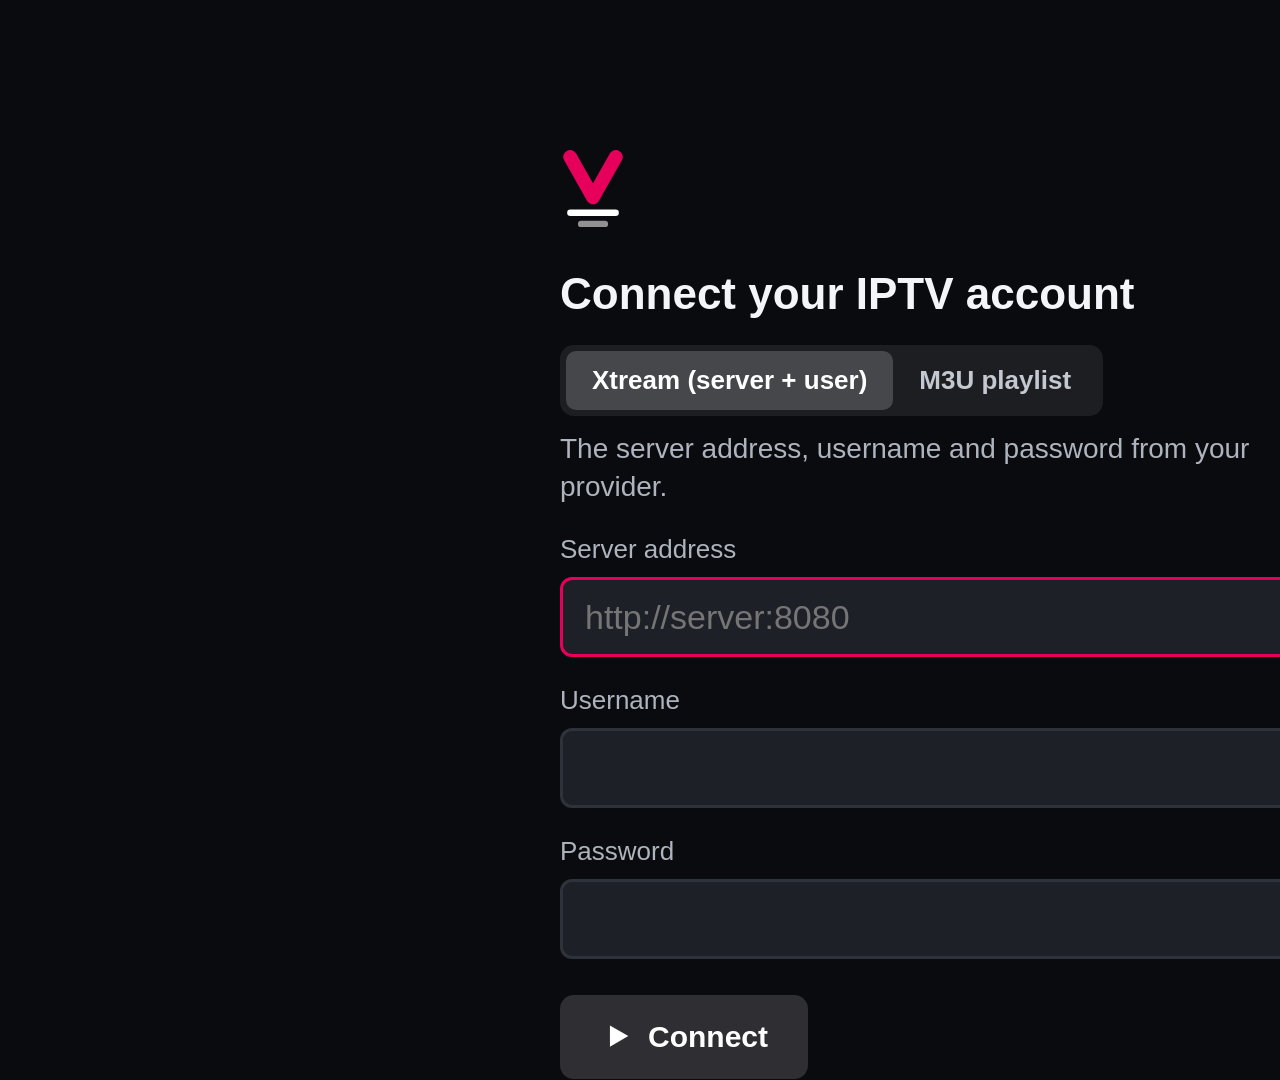
<file: app/index.html>
<!DOCTYPE html>
<html lang="tr">
<head>
<meta charset="utf-8">
<title>Velvo</title>
<link rel="stylesheet" href="css/app.css">
</head>
<body>
<div id="screens"></div>
<nav id="rail" class="rail-zone hidden"></nav>
<div id="toast" class="toast"></div>
<script src="lib/webOSTV.js"></script>
<script src="js/core.js"></script>
<script src="js/i18n.js"></script>
<script src="js/player.js"></script>
<script src="js/screens.js"></script>
</body>
</html>
</file>
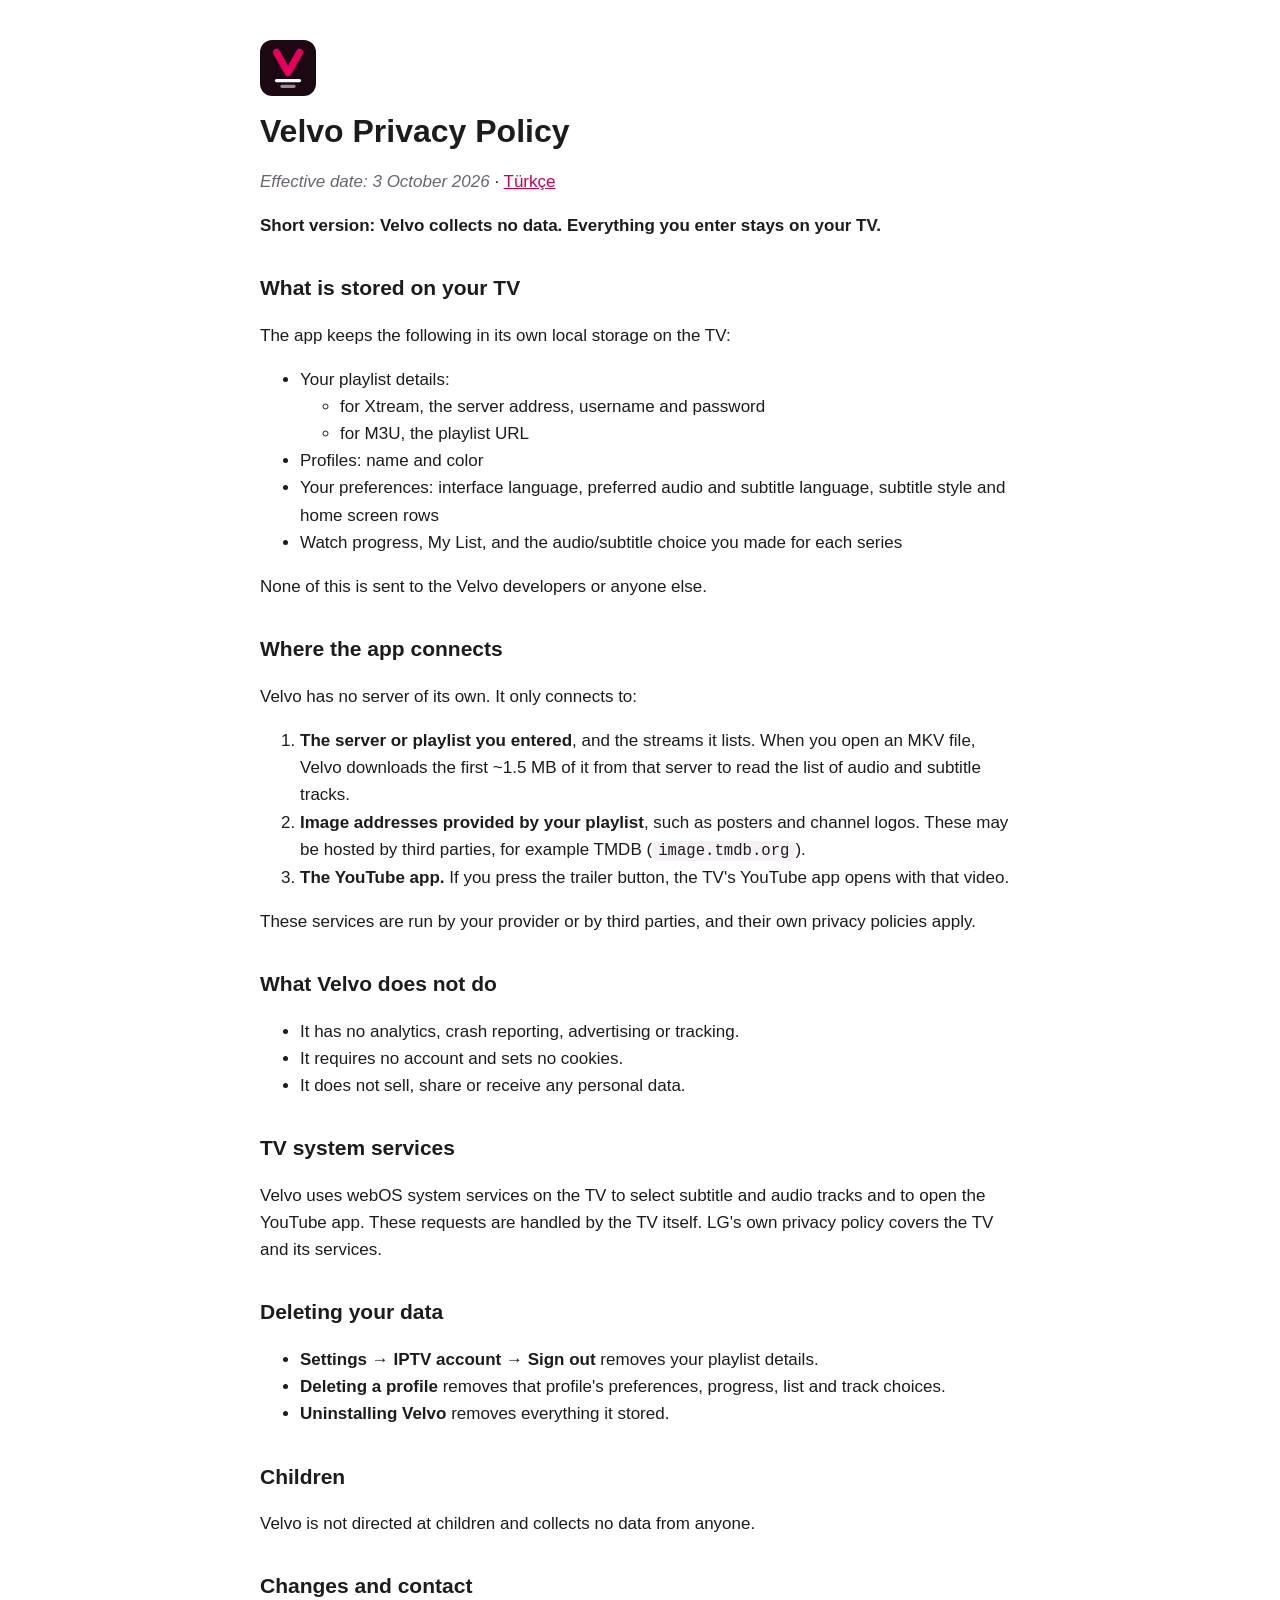
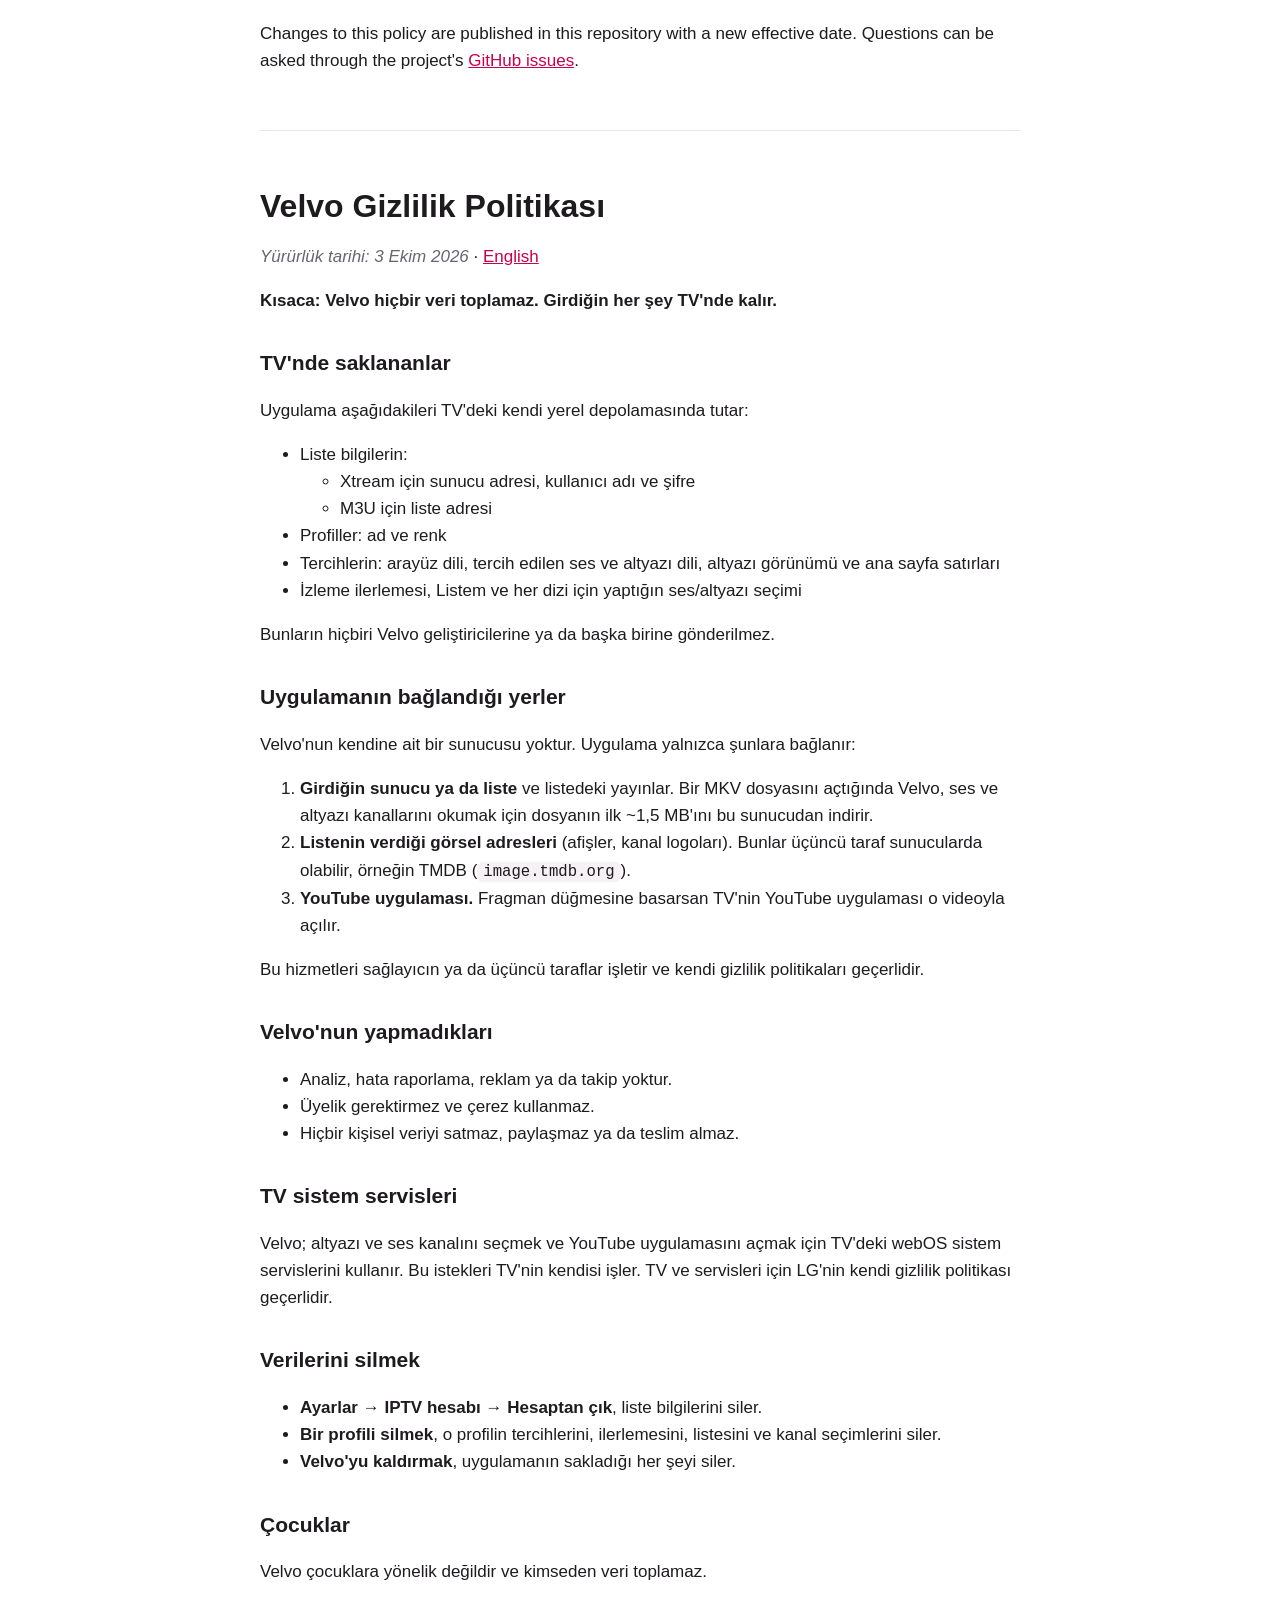
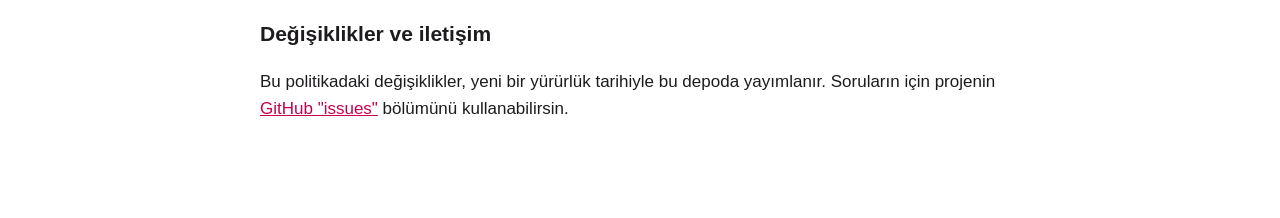
<file: docs/privacy.html>
<!doctype html>
<html lang="en"><head><meta charset="utf-8"><meta name="viewport" content="width=device-width, initial-scale=1">
<title>Velvo Privacy</title>
<style>
:root { --bg: #ffffff; --fg: #1d1b1e; --mut: #6a6470; --acc: #c8004f; --line: #ece6ea; --code: #f6f1f4; }
@media (prefers-color-scheme: dark) { :root:not([data-theme="light"]) { --bg: #120a0e; --fg: #f3eef1; --mut: #a99fa6; --acc: #ff4d8d; --line: #2c2028; --code: #23171d; } }
:root[data-theme="dark"] { --bg: #120a0e; --fg: #f3eef1; --mut: #a99fa6; --acc: #ff4d8d; --line: #2c2028; --code: #23171d; }
body { margin: 0; background: var(--bg); color: var(--fg); font: 17px/1.6 -apple-system, "Segoe UI", Roboto, Helvetica, Arial, sans-serif; }
main { max-width: 760px; margin: 0 auto; padding: 40px 16px 80px; }
h1 { font-size: 32px; line-height: 1.2; margin: 8px 0 4px; }
h2 { font-size: 21px; margin: 32px 0 6px; }
p, li { color: var(--fg); } p i { color: var(--mut); }
a { color: var(--acc); } code { background: var(--code); padding: 1px 6px; border-radius: 6px; font-size: .92em; white-space: nowrap; }
hr { border: 0; border-top: 1px solid var(--line); margin: 56px 0; }
.mark { width: 56px; height: 56px; }
</style></head><body><main>
<svg class="mark" viewBox="0 0 512 512" aria-hidden="true"><rect width="512" height="512" rx="112" fill="#1c0812"/><path d="M150 112 L256 300 L362 112" fill="none" stroke="#e6005c" stroke-width="64" stroke-linecap="round" stroke-linejoin="round"/><rect x="136" y="356" width="240" height="30" rx="15" fill="#fff"/><rect x="186" y="408" width="140" height="30" rx="15" fill="#fff" fill-opacity=".55"/></svg>
<h1 id="velvo-privacy-policy">Velvo Privacy Policy</h1>
<p><i>Effective date: 3 October 2026</i> · <a href="#velvo-gizlilik-politikasi">Türkçe</a></p>
<p><b>Short version: Velvo collects no data. Everything you enter stays on your TV.</b></p>
<h2 id="what-is-stored-on-your-tv">What is stored on your TV</h2>
<p>The app keeps the following in its own local storage on the TV:</p>
<ul>
<li>Your playlist details:
<ul>
<li>for Xtream, the server address, username and password</li>
<li>for M3U, the playlist URL</li>
</ul></li>
<li>Profiles: name and color</li>
<li>Your preferences: interface language, preferred audio and subtitle language, subtitle style and home screen rows</li>
<li>Watch progress, My List, and the audio/subtitle choice you made for each series</li>
</ul>
<p>None of this is sent to the Velvo developers or anyone else.</p>
<h2 id="where-the-app-connects">Where the app connects</h2>
<p>Velvo has no server of its own. It only connects to:</p>
<ol>
<li><b>The server or playlist you entered</b>, and the streams it lists. When you open an MKV file, Velvo downloads the first ~1.5 MB of it from that server to read the list of audio and subtitle tracks.</li>
<li><b>Image addresses provided by your playlist</b>, such as posters and channel logos. These may be hosted by third parties, for example TMDB (<code>image.tmdb.org</code>).</li>
<li><b>The YouTube app.</b> If you press the trailer button, the TV's YouTube app opens with that video.</li>
</ol>
<p>These services are run by your provider or by third parties, and their own privacy policies apply.</p>
<h2 id="what-velvo-does-not-do">What Velvo does not do</h2>
<ul>
<li>It has no analytics, crash reporting, advertising or tracking.</li>
<li>It requires no account and sets no cookies.</li>
<li>It does not sell, share or receive any personal data.</li>
</ul>
<h2 id="tv-system-services">TV system services</h2>
<p>Velvo uses webOS system services on the TV to select subtitle and audio tracks and to open the YouTube app. These requests are handled by the TV itself. LG's own privacy policy covers the TV and its services.</p>
<h2 id="deleting-your-data">Deleting your data</h2>
<ul>
<li><b>Settings → IPTV account → Sign out</b> removes your playlist details.</li>
<li><b>Deleting a profile</b> removes that profile's preferences, progress, list and track choices.</li>
<li><b>Uninstalling Velvo</b> removes everything it stored.</li>
</ul>
<h2 id="children">Children</h2>
<p>Velvo is not directed at children and collects no data from anyone.</p>
<h2 id="changes-and-contact">Changes and contact</h2>
<p>Changes to this policy are published in this repository with a new effective date. Questions can be asked through the project's <a href="https://github.com/FTanBorn/velvo/issues">GitHub issues</a>.</p>
<hr>
<h1 id="velvo-gizlilik-politikasi">Velvo Gizlilik Politikası</h1>
<p><i>Yürürlük tarihi: 3 Ekim 2026</i> · <a href="#velvo-privacy-policy">English</a></p>
<p><b>Kısaca: Velvo hiçbir veri toplamaz. Girdiğin her şey TV'nde kalır.</b></p>
<h2 id="tv-nde-saklananlar">TV'nde saklananlar</h2>
<p>Uygulama aşağıdakileri TV'deki kendi yerel depolamasında tutar:</p>
<ul>
<li>Liste bilgilerin:
<ul>
<li>Xtream için sunucu adresi, kullanıcı adı ve şifre</li>
<li>M3U için liste adresi</li>
</ul></li>
<li>Profiller: ad ve renk</li>
<li>Tercihlerin: arayüz dili, tercih edilen ses ve altyazı dili, altyazı görünümü ve ana sayfa satırları</li>
<li>İzleme ilerlemesi, Listem ve her dizi için yaptığın ses/altyazı seçimi</li>
</ul>
<p>Bunların hiçbiri Velvo geliştiricilerine ya da başka birine gönderilmez.</p>
<h2 id="uygulamanin-baglandigi-yerler">Uygulamanın bağlandığı yerler</h2>
<p>Velvo'nun kendine ait bir sunucusu yoktur. Uygulama yalnızca şunlara bağlanır:</p>
<ol>
<li><b>Girdiğin sunucu ya da liste</b> ve listedeki yayınlar. Bir MKV dosyasını açtığında Velvo, ses ve altyazı kanallarını okumak için dosyanın ilk ~1,5 MB'ını bu sunucudan indirir.</li>
<li><b>Listenin verdiği görsel adresleri</b> (afişler, kanal logoları). Bunlar üçüncü taraf sunucularda olabilir, örneğin TMDB (<code>image.tmdb.org</code>).</li>
<li><b>YouTube uygulaması.</b> Fragman düğmesine basarsan TV'nin YouTube uygulaması o videoyla açılır.</li>
</ol>
<p>Bu hizmetleri sağlayıcın ya da üçüncü taraflar işletir ve kendi gizlilik politikaları geçerlidir.</p>
<h2 id="velvo-nun-yapmadiklari">Velvo'nun yapmadıkları</h2>
<ul>
<li>Analiz, hata raporlama, reklam ya da takip yoktur.</li>
<li>Üyelik gerektirmez ve çerez kullanmaz.</li>
<li>Hiçbir kişisel veriyi satmaz, paylaşmaz ya da teslim almaz.</li>
</ul>
<h2 id="tv-sistem-servisleri">TV sistem servisleri</h2>
<p>Velvo; altyazı ve ses kanalını seçmek ve YouTube uygulamasını açmak için TV'deki webOS sistem servislerini kullanır. Bu istekleri TV'nin kendisi işler. TV ve servisleri için LG'nin kendi gizlilik politikası geçerlidir.</p>
<h2 id="verilerini-silmek">Verilerini silmek</h2>
<ul>
<li><b>Ayarlar → IPTV hesabı → Hesaptan çık</b>, liste bilgilerini siler.</li>
<li><b>Bir profili silmek</b>, o profilin tercihlerini, ilerlemesini, listesini ve kanal seçimlerini siler.</li>
<li><b>Velvo'yu kaldırmak</b>, uygulamanın sakladığı her şeyi siler.</li>
</ul>
<h2 id="cocuklar">Çocuklar</h2>
<p>Velvo çocuklara yönelik değildir ve kimseden veri toplamaz.</p>
<h2 id="degisiklikler-ve-iletisim">Değişiklikler ve iletişim</h2>
<p>Bu politikadaki değişiklikler, yeni bir yürürlük tarihiyle bu depoda yayımlanır. Soruların için projenin <a href="https://github.com/FTanBorn/velvo/issues">GitHub "issues"</a> bölümünü kullanabilirsin.</p>
</main></body></html>
</file>
<file: app/css/app.css>
/* SPDX-License-Identifier: GPL-3.0-or-later */
/*
 * Sahne — Taslak A (Sinematik), pembe vurgu.
 * webOS 3.x / Chrome 38 uyumlu: CSS değişkeni, grid, flex gap ve "inset" YOK.
 */
html, body {
  margin: 0; width: 1920px; height: 1080px; overflow: hidden;
  background: #0a0b0f; color: #f4f5f8;
  font-family: "LG Display", "Museo Sans", "Helvetica Neue", Arial, sans-serif;
  font-size: 28px; line-height: 1.35;
}
* { box-sizing: border-box; }
.hidden { display: none !important; }
.screen { position: absolute; left: 0; top: 0; width: 1920px; height: 1080px; overflow: hidden; }

/* ---------- ortak ---------- */
.bgimg { position: absolute; left: 0; top: 0; width: 1920px; height: 1080px; background: #0a0b0f center top no-repeat; background-size: cover; transition: opacity .5s; }
.scrim-l { position: absolute; left: 0; top: 0; width: 1920px; height: 1080px;
  background: linear-gradient(90deg, rgba(10,11,15,.97) 0%, rgba(10,11,15,.88) 30%, rgba(10,11,15,.35) 62%, rgba(10,11,15,0) 80%); }
.scrim-b { position: absolute; left: 0; top: 0; width: 1920px; height: 1080px;
  background: linear-gradient(180deg, rgba(10,11,15,0) 35%, rgba(10,11,15,.78) 62%, #0a0b0f 84%); }
.muted { color: #aeb3bd; }
.dim { color: #7d838e; }
.t-hero { font-size: 100px; font-weight: 800; letter-spacing: -2px; line-height: 1.02; margin: 0; }
.t-xl { font-size: 68px; font-weight: 800; letter-spacing: -1px; line-height: 1.05; margin: 0; }
.t-l { font-size: 44px; font-weight: 700; margin: 0; }
.t-row { font-size: 32px; font-weight: 700; margin: 0 0 16px; white-space: nowrap; }
.meta { color: #c9cdd4; font-size: 27px; }
.meta .sep { display: inline-block; width: 6px; height: 6px; border-radius: 3px; background: #6b717c; vertical-align: middle; margin: 0 18px; }
.plot { font-size: 28px; color: #d6d9df; line-height: 1.45; margin: 0; }
.clamp2 { display: -webkit-box; -webkit-line-clamp: 2; -webkit-box-orient: vertical; overflow: hidden; }
.clamp3 { display: -webkit-box; -webkit-line-clamp: 3; -webkit-box-orient: vertical; overflow: hidden; }
.badges { white-space: normal; }
.badge { display: inline-block; font-size: 21px; font-weight: 700; padding: 5px 13px; border-radius: 8px; background: rgba(255,255,255,.13); color: #f1f2f5; margin: 0 10px 10px 0; }
.badge.acc { background: rgba(230,0,92,.25); color: #ff8fb7; }
.badge.ok { background: rgba(31,199,166,.2); color: #7ae8cf; }
.badge.line { background: transparent; border: 2px solid rgba(255,255,255,.35); padding: 3px 11px; }
.loading { position: absolute; left: 0; top: 0; width: 1920px; height: 1080px; display: -webkit-box; display: flex; align-items: center; justify-content: center; font-size: 32px; color: #aeb3bd; }
.spinner { width: 64px; height: 64px; border-radius: 50%; border: 6px solid rgba(255,255,255,.15); border-top-color: #e6005c; -webkit-animation: spin 1s linear infinite; animation: spin 1s linear infinite; margin-right: 24px; }
@-webkit-keyframes spin { to { -webkit-transform: rotate(360deg); transform: rotate(360deg); } }
@keyframes spin { to { transform: rotate(360deg); } }
.empty { color: #8f95a0; font-size: 28px; padding: 30px 0; }
.toast { position: absolute; left: 50%; top: 60px; transform: translateX(-50%); background: rgba(20,21,26,.95); border: 2px solid rgba(255,255,255,.12); padding: 18px 34px; border-radius: 16px; font-size: 28px; font-weight: 600; z-index: 50; opacity: 0; transition: opacity .3s; }
.toast.show { opacity: 1; }
svg { width: 1.1em; height: 1.1em; vertical-align: middle; }

/* ---------- kaydırma kapları ---------- */
.vs { position: absolute; overflow: hidden; }
.vtrack { position: relative; transition: transform .28s ease-out; }
.hs { position: relative; overflow: visible; height: 100%; }
.track { white-space: nowrap; transition: transform .25s ease-out; }
.track > * { display: inline-block; vertical-align: top; white-space: normal; }

/* ---------- butonlar ---------- */
.btn { display: inline-block; height: 84px; line-height: 84px; padding: 0 40px; border-radius: 14px; font-size: 30px; font-weight: 700;
  background: rgba(255,255,255,.15); color: #fff; white-space: nowrap; margin-right: 20px; transition: transform .15s; }
.btn svg { width: 34px; height: 34px; margin: -6px 14px 0 0; }
.btn.round { width: 84px; padding: 0; text-align: center; }
.btn.round svg { margin: -6px 0 0 0; }
.btn.focus { background: #fff; color: #0a0b0f; transform: scale(1.06); }
.btn.acc.focus { background: #e6005c; color: #fff; }
.btn.on { color: #ff8fb7; }
.btn.focus.on { color: #e6005c; }

/* ---------- sol menü ---------- */
#rail { position: absolute; left: 0; top: 0; width: 120px; height: 1080px; z-index: 20; padding-top: 50px;
  background: linear-gradient(90deg, rgba(10,11,15,.9), rgba(10,11,15,0)); transition: width .2s; }
#rail.open { width: 400px; background: linear-gradient(90deg, rgba(10,11,15,.98) 70%, rgba(10,11,15,0)); }
#rail .logo { width: 64px; height: 64px; text-align: center; margin: 0 0 46px 28px; }
#rail .logo svg { display: inline-block; width: 50px; height: 64px; }
.login-logo svg { display: block; width: 66px; height: 84px; }
#rail .ri { height: 72px; margin: 0 0 14px 24px; border-radius: 18px; color: #9ca2ad; white-space: nowrap; overflow: hidden; width: 72px; transition: width .2s; }
#rail.open .ri { width: 330px; }
#rail .ri svg { width: 38px; height: 38px; margin: 17px 17px; vertical-align: top; }
#rail .ri span { display: inline-block; line-height: 72px; font-size: 28px; font-weight: 650; opacity: 0; transition: opacity .2s; vertical-align: top; }
#rail.open .ri span { opacity: 1; }
#rail .ri.on { color: #fff; background: rgba(255,255,255,.1); }
#rail .ri.focus { color: #0a0b0f; background: #fff; }

/* ---------- kartlar ---------- */
.pc { width: 210px; margin-right: 26px; position: relative; }
.pc .im { width: 210px; height: 315px; border-radius: 12px; background: #23262d center no-repeat; background-size: cover; position: relative; overflow: hidden; transition: transform .18s; }
.pc .pt { font-size: 24px; font-weight: 650; margin-top: 12px; white-space: nowrap; overflow: hidden; text-overflow: ellipsis; }
.pc .pm { font-size: 21px; color: #9aa0aa; white-space: nowrap; overflow: hidden; text-overflow: ellipsis; height: 28px; }
.pc .rank { position: absolute; left: 10px; top: 10px; background: rgba(0,0,0,.72); color: #ffd36b; font-weight: 800; font-size: 22px; padding: 3px 10px; border-radius: 8px; }
.pc .plat { position: absolute; right: 10px; top: 10px; background: rgba(0,0,0,.72); color: #fff; font-weight: 700; font-size: 18px; padding: 3px 10px; border-radius: 8px; }
.pc .ni { position: absolute; left: 0; top: 0; width: 100%; height: 100%; padding: 18px; display: -webkit-box; display: flex; align-items: center; justify-content: center; text-align: center; font-size: 24px; font-weight: 700; color: #c9cdd4; background: linear-gradient(160deg, #2a2e37, #191b21); }
.pc.sm { width: 172px; margin-right: 24px; margin-bottom: 26px; }
.pc.sm .im { width: 172px; height: 258px; }
.pc.focus .im { transform: scale(1.07); box-shadow: 0 0 0 5px #fff, 0 18px 50px rgba(0,0,0,.6); }
.lc { width: 372px; margin-right: 26px; }
.lc .im { width: 372px; height: 209px; border-radius: 12px; background: #23262d center no-repeat; background-size: cover; position: relative; overflow: hidden; transition: transform .18s; }
.lc .bar { position: absolute; left: 14px; right: 14px; bottom: 14px; height: 7px; border-radius: 4px; background: rgba(255,255,255,.3); }
.lc .bar i { display: block; height: 100%; border-radius: 4px; background: #e6005c; }
.lc .play { position: absolute; right: 14px; top: 14px; width: 54px; height: 54px; border-radius: 27px; background: rgba(0,0,0,.6); text-align: center; line-height: 54px; }
.lc .play svg { width: 24px; height: 24px; margin-top: -4px; }
.lc .pt { font-size: 25px; font-weight: 700; margin-top: 12px; white-space: nowrap; overflow: hidden; text-overflow: ellipsis; }
.lc .pm { font-size: 21px; color: #9aa0aa; white-space: nowrap; overflow: hidden; text-overflow: ellipsis; }
.lc.focus .im { transform: scale(1.05); box-shadow: 0 0 0 5px #fff, 0 18px 50px rgba(0,0,0,.6); }
.row { position: relative; height: 470px; }
.row.lrow { height: 380px; }

/* ---------- ana sayfa ---------- */
.hero-info { position: absolute; left: 0; top: 110px; width: 1000px; }
.dots i { display: inline-block; width: 14px; height: 14px; border-radius: 7px; background: rgba(255,255,255,.35); margin-right: 12px; transition: width .3s; }
.dots i.on { width: 40px; background: #fff; }

/* ---------- detay ---------- */
.seg { display: inline-block; background: rgba(255,255,255,.08); border-radius: 14px; padding: 6px; white-space: nowrap; }
.seg span { display: inline-block; padding: 12px 26px; border-radius: 10px; font-size: 26px; font-weight: 600; color: #c4c8d0; }
.seg span.on { background: rgba(255,255,255,.18); color: #fff; }
.seg span.focus { background: #fff; color: #0a0b0f; }
.ep { width: 560px; height: 196px; margin-right: 22px; background: rgba(255,255,255,.07); border-radius: 16px; padding: 14px; position: relative; white-space: nowrap; }
.ep .im { display: inline-block; vertical-align: top; width: 112px; height: 168px; border-radius: 10px; background: #23262d center no-repeat; background-size: cover; }
.ep .tx { display: inline-block; vertical-align: top; width: 400px; margin-left: 18px; white-space: normal; }
.ep .tt { font-size: 26px; font-weight: 700; margin-top: 4px; white-space: nowrap; overflow: hidden; text-overflow: ellipsis; }
.ep .du { font-size: 21px; color: #9aa0aa; margin: 2px 0 6px; }
.ep .pl { font-size: 21px; color: #c6cad1; line-height: 1.35; }
.ep .bar { position: absolute; left: 146px; right: 18px; bottom: 14px; height: 6px; border-radius: 3px; background: rgba(255,255,255,.18); }
.ep .bar i { display: block; height: 100%; border-radius: 3px; background: #e6005c; }
.ep .done { position: absolute; right: 16px; top: 12px; color: #7ae8cf; }
.ep.focus { box-shadow: 0 0 0 5px #fff; background: rgba(255,255,255,.14); }
.poster-big { position: absolute; width: 380px; height: 570px; border-radius: 20px; background: #23262d center no-repeat; background-size: cover; box-shadow: 0 24px 60px rgba(0,0,0,.6); }
.kv { font-size: 25px; margin-top: 18px; }
.kv div { margin-bottom: 6px; }
.kv b { display: inline-block; width: 180px; color: #7d838e; font-weight: 500; vertical-align: top; }
.kv span { display: inline-block; width: 1000px; vertical-align: top; }
.langbox { margin-top: 18px; min-height: 52px; }

/* ---------- liste sayfaları (filmler, diziler, canlı, listem) ---------- */
.side { position: absolute; left: 120px; top: 0; width: 440px; height: 1080px; background: #101217; }
.side h2 { margin: 60px 0 24px 40px; }
.cat { height: 66px; line-height: 66px; padding: 0 26px; margin: 0 20px 6px 20px; border-radius: 12px; font-size: 27px; color: #b3b8c1; white-space: nowrap; overflow: hidden; text-overflow: ellipsis; }
.cat.on { color: #fff; background: rgba(255,255,255,.08); font-weight: 700; }
.cat.focus { background: #fff; color: #0a0b0f; }
.grid { white-space: normal; }
.grid > * { display: inline-block; vertical-align: top; }
.chrow { height: 96px; padding: 0 22px; border-radius: 14px; margin-bottom: 8px; white-space: nowrap; background: rgba(255,255,255,.04); }
.chrow .lg { display: inline-block; width: 110px; height: 70px; margin: 13px 24px 0 0; background: center no-repeat; background-size: contain; vertical-align: top; }
.chrow .nm { display: inline-block; line-height: 96px; font-size: 28px; font-weight: 650; vertical-align: top; }
.chrow.focus { background: #fff; color: #0a0b0f; }
.chrow .lg.ini { border-radius: 12px; background: rgba(230,0,92,.16); color: #ff4d8d; font-size: 28px; font-weight: 800; line-height: 70px; text-align: center; overflow: hidden; }
.chrow.focus .lg.ini { background: #e6005c; color: #fff; }

/* ---------- arama ---------- */
.kbdpanel { position: absolute; left: 120px; top: 0; width: 700px; height: 1080px; background: #121419; padding: 64px 50px; }
.sfield { height: 96px; line-height: 92px; border-radius: 18px; background: #1d2027; padding: 0 28px; font-size: 42px; font-weight: 700; border: 3px solid #2e323b; white-space: nowrap; overflow: hidden; }
.sfield .ph { color: #6f7580; font-weight: 500; }
.sfield .cur { display: inline-block; width: 4px; height: 46px; background: #e6005c; vertical-align: middle; margin-left: 4px; -webkit-animation: blink 1s step-end infinite; animation: blink 1s step-end infinite; }
@-webkit-keyframes blink { 50% { opacity: 0; } }
@keyframes blink { 50% { opacity: 0; } }
.keys { margin-top: 28px; white-space: normal; }
.key { display: inline-block; width: 78px; height: 74px; line-height: 74px; margin: 0 8px 8px 0; border-radius: 12px; background: #1d2027; text-align: center; font-size: 30px; font-weight: 600; color: #e3e6eb; vertical-align: top; }
.key.w2 { width: 164px; font-size: 24px; }
.key.w3 { width: 250px; font-size: 24px; }
.key.focus { background: #fff; color: #0a0b0f; }

/* ---------- ayarlar ---------- */
.setrow { height: 100px; padding: 0 30px; border-radius: 16px; white-space: nowrap; position: relative; margin-bottom: 6px; }
.setrow .lb { display: inline-block; vertical-align: top; padding-top: 18px; width: 560px; white-space: normal; }
.setrow .lb div { font-size: 28px; font-weight: 650; }
.setrow .lb small { display: block; font-size: 21px; color: #8f95a0; }
.setrow .ctl { position: absolute; right: 30px; top: 18px; }
.setrow.focus { background: rgba(255,255,255,.09); box-shadow: inset 0 0 0 4px #fff; }
.toggle { display: inline-block; width: 84px; height: 46px; border-radius: 23px; background: #3a3e47; position: relative; margin-top: 9px; }
.toggle i { position: absolute; left: 5px; top: 5px; width: 36px; height: 36px; border-radius: 18px; background: #fff; transition: left .15s; }
.toggle.on { background: #1fc7a6; }
.toggle.on i { left: 43px; }
.setrow .seg span.on { background: #fff; color: #0a0b0f; }

/* ---------- giriş ---------- */
.login { position: absolute; left: 560px; top: 150px; width: 800px; }
.login label { display: block; margin: 26px 0 10px; color: #aeb3bd; font-size: 26px; }
.login input { width: 800px; height: 80px; font-size: 34px; padding: 0 22px; border-radius: 12px; border: 3px solid #2e323b; background: #1d2027; color: #fff; outline: none; }
.login input.focus { border-color: #e6005c; }
.login .msg { margin-top: 26px; color: #ffcc66; min-height: 40px; }

/* ---------- oynatıcı ---------- */
#player { background: #000; }
#video { position: absolute; left: 0; top: 0; width: 1920px; height: 1080px; background: #000; }
.posd { position: absolute; left: 0; width: 1920px; transition: opacity .3s; }
.posd.top { top: 0; height: 240px; padding: 50px 70px; background: linear-gradient(180deg, rgba(0,0,0,.8), rgba(0,0,0,0)); }
.posd.bottom { bottom: 0; height: 360px; background: linear-gradient(0deg, rgba(0,0,0,.92) 35%, rgba(0,0,0,0)); }
.posd.off { opacity: 0; }
.ptitle { font-size: 40px; font-weight: 800; }
.psub { font-size: 26px; color: #c9cdd4; }
.plive { display: inline-block; background: #e6005c; color: #fff; font-weight: 800; font-size: 22px; padding: 4px 14px; border-radius: 8px; margin-left: 18px; vertical-align: middle; }
.pseek { position: absolute; left: 60px; right: 60px; bottom: 168px; height: 76px; border-radius: 14px; padding: 0 10px; }
.pseek .ptimes { position: absolute; left: 10px; right: 10px; top: 4px; font-size: 25px; color: #d4d7dd; }
.pseek .ptimes .r { float: right; }
.pbar { position: absolute; left: 10px; right: 10px; bottom: 12px; height: 8px; border-radius: 4px; background: rgba(255,255,255,.25); transition: height .15s; }
.pbar i { display: block; height: 100%; border-radius: 4px; background: #e6005c; }
.pbar b { display: none; position: absolute; top: 50%; width: 30px; height: 30px; border-radius: 15px; background: #fff; margin: -15px 0 0 -15px; }
.pseek.focus { background: rgba(255,255,255,.08); }
.pseek.focus .pbar { height: 12px; }
.pseek.focus .pbar b { display: block; }
.pctl { position: absolute; left: 70px; right: 70px; bottom: 48px; height: 100px; white-space: nowrap; }
.pctl .lft { position: absolute; left: 0; top: 0; }
.pctl .rgt { position: absolute; right: 0; top: 4px; }
.pbtn { display: inline-block; height: 84px; line-height: 84px; border-radius: 42px; padding: 0 30px; margin-right: 18px; vertical-align: middle;
  background: rgba(255,255,255,.14); color: #fff; font-size: 26px; font-weight: 700; text-align: center; transition: transform .15s; }
.rgt .pbtn { margin: 0 0 0 18px; }
.pbtn svg { width: 36px; height: 36px; margin-top: -5px; }
.pbtn span { margin-left: 12px; }
.pbtn.ic { width: 84px; padding: 0; }
.pbtn.big { width: 100px; height: 100px; line-height: 100px; border-radius: 50px; }
.pbtn.big svg { width: 46px; height: 46px; }
.pbtn.focus { background: #fff; color: #0a0b0f; transform: scale(1.08); }
.ppop { position: absolute; bottom: 168px; width: 600px; background: rgba(20,21,26,.97); border: 2px solid rgba(255,255,255,.08); border-radius: 22px; padding: 14px 16px 18px; box-shadow: 0 20px 60px rgba(0,0,0,.6); }
.ph2 { font-size: 22px; font-weight: 700; letter-spacing: 1px; color: #8f95a0; margin: 12px 20px 10px; text-transform: uppercase; }
.opt { height: 68px; line-height: 68px; padding: 0 22px; border-radius: 14px; font-size: 28px; color: #d9dce2; white-space: nowrap; position: relative; overflow: hidden; text-overflow: ellipsis; }
.opt .ck { display: inline-block; width: 34px; color: #1fc7a6; margin-right: 16px; }
.opt .ck svg { width: 30px; height: 30px; margin-top: -4px; }
.opt .sm { position: absolute; right: 22px; top: 0; font-size: 21px; color: #8f95a0; }
.opt.focus { background: #fff; color: #0a0b0f; }
.opt.focus .ck { color: #0a0b0f; }
.opt.focus .sm { color: #555b66; }
.pspin { position: absolute; left: 928px; top: 508px; }
.ppause { position: absolute; left: 880px; top: 420px; width: 160px; height: 160px; border-radius: 80px; background: rgba(0,0,0,.55); text-align: center; line-height: 160px; }
.ppause svg { width: 72px; height: 72px; margin-top: -6px; }
.sheet-ov { position: absolute; left: 0; top: 0; width: 1920px; height: 1080px; background: rgba(0,0,0,.6); z-index: 30; }
.sheet { position: absolute; left: 660px; top: 300px; width: 600px; background: rgba(20,21,26,.98); border: 2px solid rgba(255,255,255,.08); border-radius: 22px; padding: 14px 16px 18px; }
.setrow .ctl.dim { color: #7d838e; }
.setrow.focus .ctl.dim { color: #c9cdd4; }
.opt.adj .sm { font-size: 25px; color: #e3e6eb; font-weight: 600; }
.opt.adj.focus .sm { color: #0a0b0f; }
.av { display: inline-block; border-radius: 50%; color: #fff; font-weight: 800; text-align: center; vertical-align: middle; }
/* ---------- profiller ---------- */
.ptile { display: inline-block; width: 250px; margin: 0 26px; text-align: center; vertical-align: top; position: relative; }
.ptile .av, .ptile .add { transition: transform .15s; }
.ptile.focus .av, .ptile.focus .add { transform: scale(1.08); box-shadow: 0 0 0 6px #0a0b0f, 0 0 0 11px #fff; }
.ptile .nm { font-size: 30px; margin-top: 26px; color: #b3b8c1; white-space: nowrap; overflow: hidden; text-overflow: ellipsis; }
.ptile.focus .nm { color: #fff; font-weight: 700; }
.ptile .ed { font-size: 22px; color: #ff8fb7; margin-top: 4px; }
.ptile .add { display: inline-block; width: 200px; height: 200px; border-radius: 50%; border: 4px dashed rgba(255,255,255,.35); line-height: 186px; font-size: 96px; color: rgba(255,255,255,.6); }
.cdot { display: inline-block; width: 84px; height: 84px; border-radius: 42px; margin-right: 24px; transition: transform .15s; }
.cdot.on { box-shadow: 0 0 0 5px #0a0b0f, 0 0 0 10px rgba(255,255,255,.55); }
.cdot.focus { transform: scale(1.12); box-shadow: 0 0 0 5px #0a0b0f, 0 0 0 10px #fff; }
#rail .rprof .rav { display: inline-block; margin: 16px; vertical-align: top; }
#rail .rprof .rav .av { vertical-align: top; }
.subprev { position: relative; margin: 20px 0 10px 30px; width: 900px; height: 300px; border-radius: 18px; overflow: hidden;
  background: linear-gradient(135deg, #3b2f5c, #1d3b4a 55%, #4a2c2c); }
.subprev .txt { position: absolute; left: 50%; bottom: 30px; transform: translateX(-50%); white-space: nowrap; padding: 4px 14px; border-radius: 6px; font-weight: 600; text-shadow: 0 2px 4px rgba(0,0,0,.9); }
#rail .ri .rav, #rail .ri .rav .av { opacity: 1; }
.ppop .pv { position: relative; overflow: hidden; }
</file>
